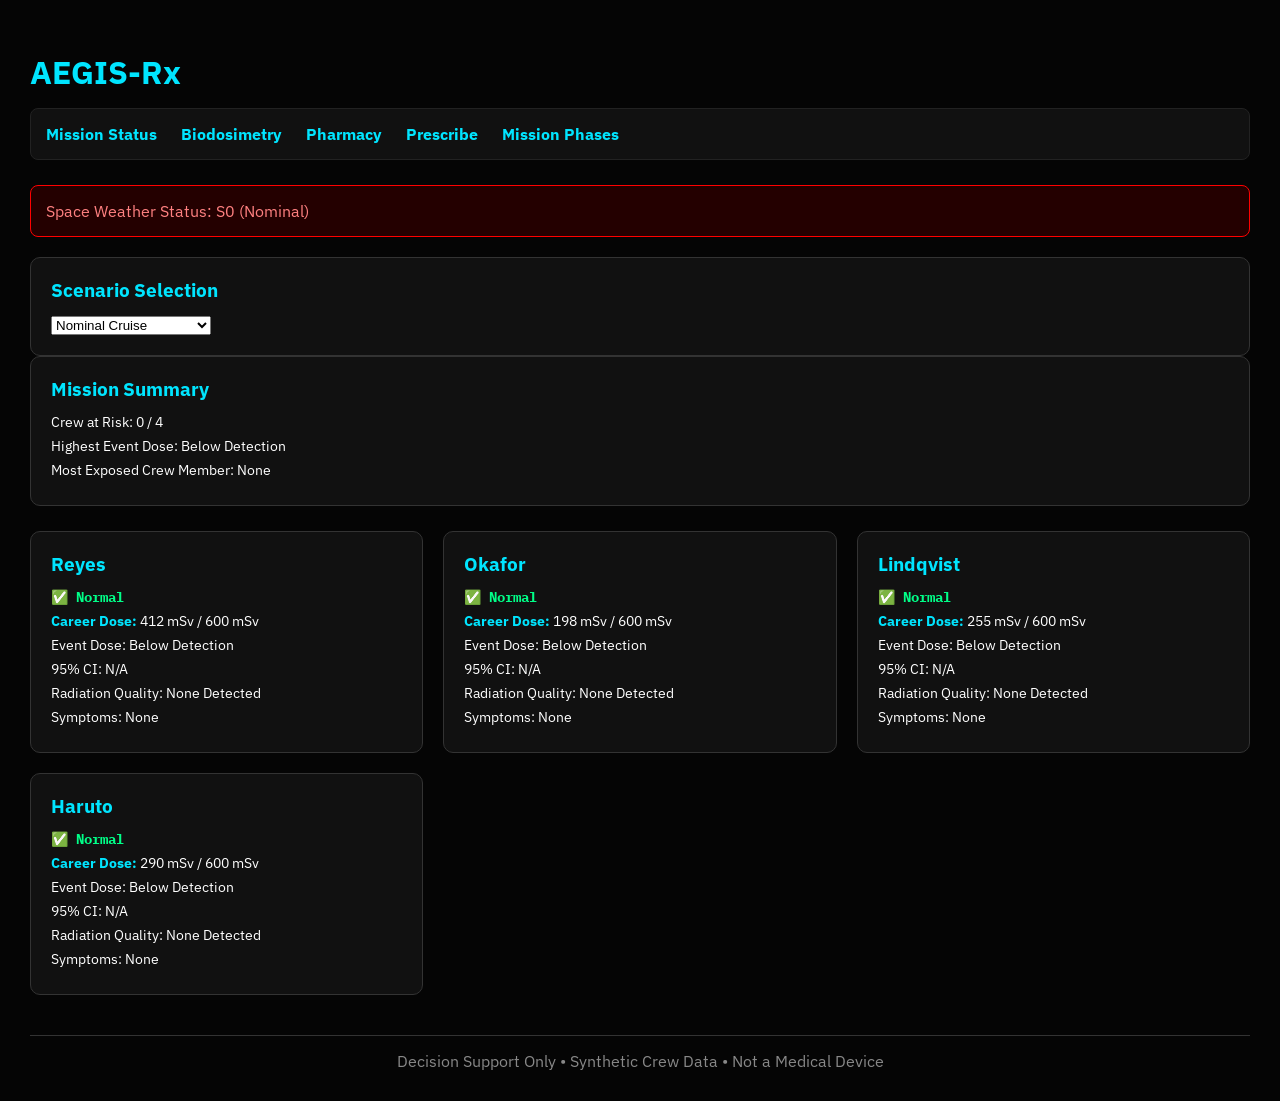
<file: index.html>
<!DOCTYPE html>
<html>
<head>
    <title>AEGIS-Rx Mission Status</title>
    <link rel="stylesheet" href="style.css">
    <link rel="preconnect" href="https://fonts.googleapis.com">
<link rel="preconnect" href="https://fonts.gstatic.com" crossorigin>
<link href="https://fonts.googleapis.com/css2?family=IBM+Plex+Sans:wght@300;400;500;600;700&display=swap" rel="stylesheet">
<link rel="preconnect" href="https://fonts.googleapis.com">
<link rel="preconnect" href="https://fonts.gstatic.com" crossorigin>
<link href="https://fonts.googleapis.com/css2?family=IBM+Plex+Mono:wght@400;500;600&family=IBM+Plex+Sans:wght@300;400;500;600;700&display=swap" rel="stylesheet">
</head>

<body>

<h1>AEGIS-Rx</h1>

<div class="navbar">
    <a href="index.html">Mission Status</a>
    <a href="biodosimetry.html">Biodosimetry</a>
    <a href="pharmacy.html">Pharmacy</a>
    <a href="prescribe.html">Prescribe</a>
    <a href="missionphases.html">Mission Phases</a>
</div>

<div class="alert" id="stormAlert">
    Space Weather Status: S0 (Nominal)
</div>

<div class="card">

    <h3>Scenario Selection</h3>

    <select id="scenario" onchange="changeScenario()">
        <option value="nominal">Nominal Cruise</option>
        <option value="s3">S3 Solar Particle Event</option>
        <option value="post48">Post-Event 48 Hours</option>
    </select>

</div>

<div class="card">
    <h3>Mission Summary</h3>

    <p id="missionRisk">Crew at Risk: 0 / 4</p>
    <p id="highestDose">Highest Event Dose: Below Detection</p>
    <p id="mostExposed">Most Exposed Crew Member: None</p>
</div>

<div class="crew-grid">

    <div class="card">
        <h3>Reyes</h3>

        <p id="reyesStatus" class="safe">✅ Normal</p>

        <p><strong>Career Dose:</strong> 412 mSv / 600 mSv</p>

        <p id="reyesDose">Event Dose: Below Detection</p>

        <p id="reyesCI">95% CI: N/A</p>

        <p id="reyesQuality">Radiation Quality: None Detected</p>

        <p id="reyesSymptoms">Symptoms: None</p>
    </div>

    <div class="card">
        <h3>Okafor</h3>

        <p id="okaforStatus" class="safe">✅ Normal</p>

        <p><strong>Career Dose:</strong> 198 mSv / 600 mSv</p>

        <p id="okaforDose">Event Dose: Below Detection</p>

        <p id="okaforCI">95% CI: N/A</p>

        <p id="okaforQuality">Radiation Quality: None Detected</p>

        <p id="okaforSymptoms">Symptoms: None</p>
    </div>

    <div class="card">
        <h3>Lindqvist</h3>

        <p id="lindqvistStatus" class="safe">✅ Normal</p>

        <p><strong>Career Dose:</strong> 255 mSv / 600 mSv</p>

        <p id="lindqvistDose">Event Dose: Below Detection</p>

        <p id="lindqvistCI">95% CI: N/A</p>

        <p id="lindqvistQuality">Radiation Quality: None Detected</p>

        <p id="lindqvistSymptoms">Symptoms: None</p>
    </div>

    <div class="card">
        <h3>Haruto</h3>

        <p id="harutoStatus" class="safe">✅ Normal</p>

        <p><strong>Career Dose:</strong> 290 mSv / 600 mSv</p>

        <p id="harutoDose">Event Dose: Below Detection</p>

        <p id="harutoCI">95% CI: N/A</p>

        <p id="harutoQuality">Radiation Quality: None Detected</p>

        <p id="harutoSymptoms">Symptoms: None</p>
    </div>

</div>

<footer>
Decision Support Only • Synthetic Crew Data • Not a Medical Device
</footer>

<script>

function changeScenario(){

    let scenario =
    document.getElementById("scenario").value;

    localStorage.setItem(
        "missionScenario",
        scenario
    );

    if(scenario === "nominal"){

        stormAlert.innerHTML =
        "Space Weather Status: S0 (Nominal)";

        missionRisk.innerHTML =
        "Crew at Risk: 0 / 4";

        highestDose.innerHTML =
        "Highest Event Dose: Below Detection";

        mostExposed.innerHTML =
        "Most Exposed Crew Member: None";

        reyesStatus.innerHTML = "✅ Normal";
        reyesDose.innerHTML = "Event Dose: Below Detection";
        reyesCI.innerHTML = "95% CI: N/A";
        reyesQuality.innerHTML =
        "Radiation Quality: None Detected";
        reyesSymptoms.innerHTML = "Symptoms: None";

        okaforStatus.innerHTML = "✅ Normal";
        okaforDose.innerHTML = "Event Dose: Below Detection";

        lindqvistStatus.innerHTML = "✅ Normal";
        lindqvistDose.innerHTML = "Event Dose: Below Detection";

        harutoStatus.innerHTML = "✅ Normal";
        harutoDose.innerHTML = "Event Dose: Below Detection";
    }

    else if(scenario === "s3"){

        stormAlert.innerHTML =
        "⚠ Space Weather Status: S3 Solar Particle Event";

        missionRisk.innerHTML =
        "Crew at Risk: 2 / 4";

        highestDose.innerHTML =
        "Highest Event Dose: 2.09 Gy";

        mostExposed.innerHTML =
        "Most Exposed Crew Member: Reyes";

        reyesStatus.innerHTML = "🚨 High Risk";
        reyesDose.innerHTML = "Event Dose: 2.09 Gy";
        reyesCI.innerHTML = "95% CI: 1.90 - 2.20 Gy";
        reyesQuality.innerHTML =
        "Radiation Quality: High LET Component";
        reyesSymptoms.innerHTML =
        "Symptoms: Nausea";

        okaforStatus.innerHTML = "✅ Protected";
        okaforDose.innerHTML = "Event Dose: < 0.5 Gy";

        lindqvistStatus.innerHTML = "✅ Protected";
        lindqvistDose.innerHTML = "Event Dose: < 0.5 Gy";

        harutoStatus.innerHTML = "⚠ Exposure Detected";
        harutoDose.innerHTML = "Event Dose: 0.55 Gy";
        harutoCI.innerHTML = "95% CI: 0.48 - 0.64 Gy";
        harutoQuality.innerHTML =
        "Radiation Quality: Proton Dominated";
        harutoSymptoms.innerHTML =
        "Symptoms: Mild Exposure";
    }

    else if(scenario === "post48"){

        stormAlert.innerHTML =
        "Post-Event 48 Hour Review";

        missionRisk.innerHTML =
        "Crew at Risk: 1 / 4";

        highestDose.innerHTML =
        "Highest Event Dose: 1.92 Gy";

        mostExposed.innerHTML =
        "Most Exposed Crew Member: Reyes";

        reyesStatus.innerHTML =
        "⚠ Recovery Monitoring";

        reyesDose.innerHTML =
        "Event Dose: 1.92 Gy";

        reyesCI.innerHTML =
        "95% CI: 1.80 - 2.05 Gy";

        reyesQuality.innerHTML =
        "Radiation Quality: High LET Component";

        reyesSymptoms.innerHTML =
        "Symptoms Improving";

        harutoStatus.innerHTML =
        "⚠ Observation";

        harutoDose.innerHTML =
        "Event Dose: 0.58 Gy";

        harutoSymptoms.innerHTML =
        "Symptoms Stable";
    }
}

window.onload = function(){

    let savedScenario =
    localStorage.getItem("missionScenario");

    if(savedScenario){
        document.getElementById("scenario").value =
        savedScenario;
    }

    changeScenario();
};

</script>

</body>
</html>
</file>
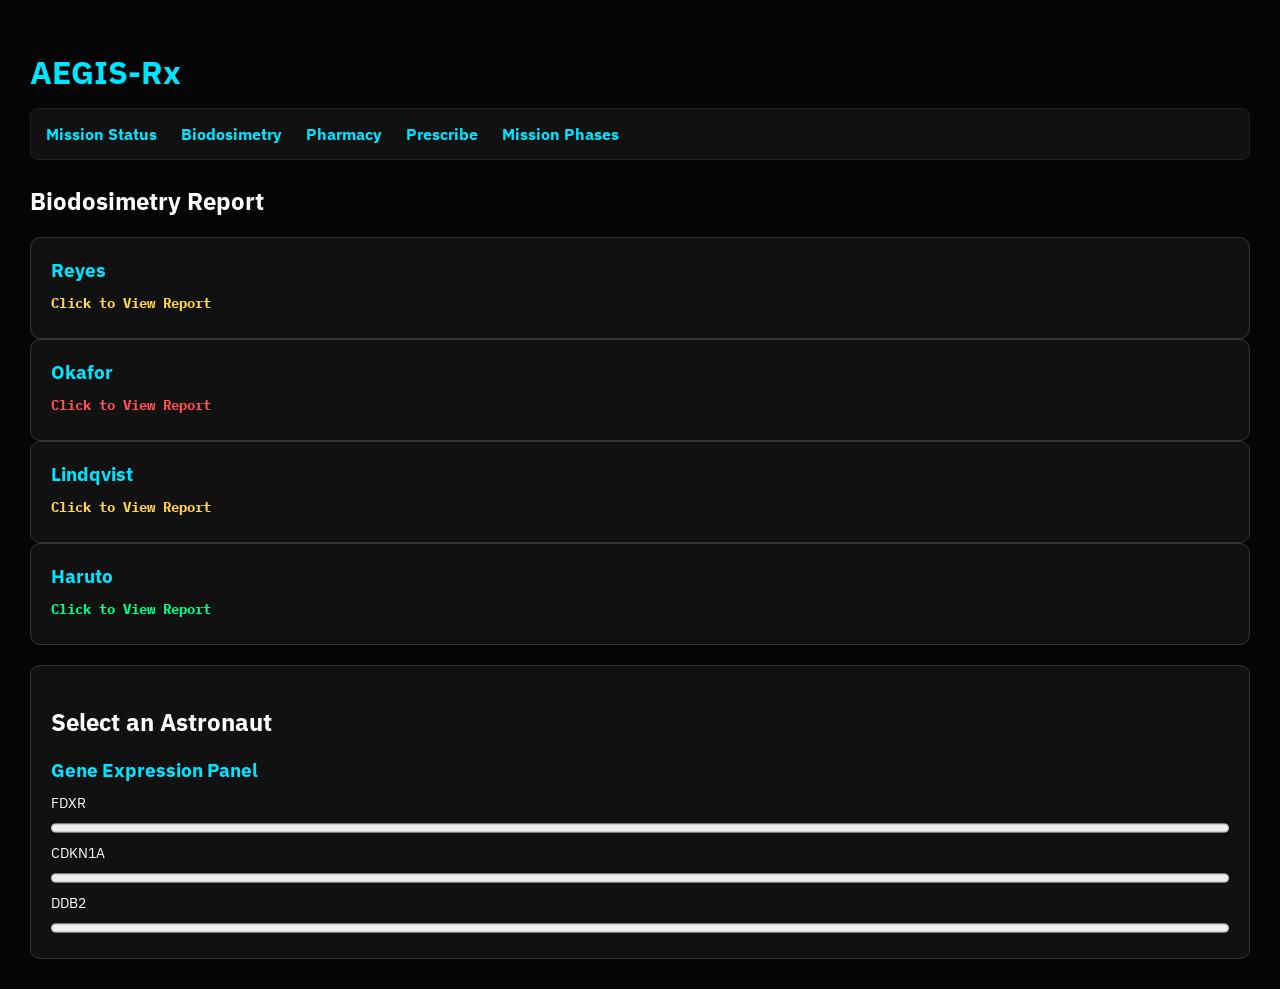
<file: biodosimetry.html>
<!DOCTYPE html>
<html>

<head>
    <title>AEGIS-Rx Biodosimetry</title>
    <link rel="stylesheet" href="style.css">
    <link rel="preconnect" href="https://fonts.googleapis.com">
<link rel="preconnect" href="https://fonts.gstatic.com" crossorigin>
<link href="https://fonts.googleapis.com/css2?family=IBM+Plex+Sans:wght@300;400;500;600;700&display=swap" rel="stylesheet">
<link rel="preconnect" href="https://fonts.googleapis.com">
<link rel="preconnect" href="https://fonts.gstatic.com" crossorigin>
<link href="https://fonts.googleapis.com/css2?family=IBM+Plex+Mono:wght@400;500;600&family=IBM+Plex+Sans:wght@300;400;500;600;700&display=swap" rel="stylesheet">
</head>

<body>

    <h1>AEGIS-Rx</h1>

    <div class="navbar">
        <a href="index.html">Mission Status</a>
        <a href="biodosimetry.html">Biodosimetry</a>
        <a href="pharmacy.html">Pharmacy</a>
        <a href="prescribe.html">Prescribe</a>
        <a href="missionphases.html">Mission Phases</a>
    </div>

    <h2>Biodosimetry Report</h2>

    <div class="card" onclick="showData('Reyes')">
        <h3>Reyes</h3>
        <p class="warning">Click to View Report</p>
    </div>

    <div class="card" onclick="showData('Okafor')">
        <h3> Okafor</h3>
        <p class="danger">Click to View Report</p>
    </div>

    <div class="card" onclick="showData('Lindqvist')">
        <h3>Lindqvist</h3>
        <p class="warning">Click to View Report</p>
    </div>

    <div class="card" onclick="showData('Haruto')">
        <h3>Haruto</h3>
        <p class="safe">Click to View Report</p>
    </div>

    <br>

    <div class="card" id="reportCard">

        <h2 id="astronautName">Select an Astronaut</h2>

        <p id="dose"></p>
        <p id="confidence"></p>
        <p id="quality"></p>
        <p id="status"></p>

        <h3>Gene Expression Panel</h3>

        <p>FDXR</p>
        <progress id="fdxr" value="0" max="100"></progress>

        <p>CDKN1A</p>
        <progress id="cdkn1a" value="0" max="100"></progress>

        <p>DDB2</p>
        <progress id="ddb2" value="0" max="100"></progress>

    </div>

    <script>

        function showData(person) {

    let scenario =
    localStorage.getItem("missionScenario");

    astronautName.innerHTML = person;

    if(person === "Reyes"){

        if(scenario === "nominal"){

            dose.innerHTML =
            "Estimated Radiation Dose: <0.5 Gy";

            confidence.innerHTML =
            "Confidence Interval: N/A";

            quality.innerHTML =
            "Radiation Quality: None Detected";

            status.innerHTML =
            "Status: Normal";

            fdxr.value = 10;
            cdkn1a.value = 10;
            ddb2.value = 10;
        }

        else if(scenario === "s3"){

            dose.innerHTML =
            "Estimated Radiation Dose: 2.09 Gy";

            confidence.innerHTML =
            "Confidence Interval: 1.90 - 2.20 Gy";

            quality.innerHTML =
            "Radiation Quality: High LET Component";

            status.innerHTML =
            "Status: High Risk";

            fdxr.value = 95;
            cdkn1a.value = 90;
            ddb2.value = 88;
        }

        else if(scenario === "post48"){

            dose.innerHTML =
            "Estimated Radiation Dose: 1.92 Gy";

            confidence.innerHTML =
            "Confidence Interval: 1.80 - 2.05 Gy";

            quality.innerHTML =
            "Radiation Quality: High LET Component";

            status.innerHTML =
            "Status: Recovery Monitoring";

            fdxr.value = 80;
            cdkn1a.value = 76;
            ddb2.value = 72;
        }
    }

    else if(person === "Okafor"){

        dose.innerHTML =
        "Estimated Radiation Dose: <0.5 Gy";

        confidence.innerHTML =
        "Confidence Interval: N/A";

        quality.innerHTML =
        "Radiation Quality: None Detected";

        status.innerHTML =
        "Status: Protected";

        fdxr.value = 15;
        cdkn1a.value = 12;
        ddb2.value = 10;
    }

    else if(person === "Lindqvist"){

        dose.innerHTML =
        "Estimated Radiation Dose: <0.5 Gy";

        confidence.innerHTML =
        "Confidence Interval: N/A";

        quality.innerHTML =
        "Radiation Quality: None Detected";

        status.innerHTML =
        "Status: Protected";

        fdxr.value = 14;
        cdkn1a.value = 11;
        ddb2.value = 9;
    }

    else if(person === "Haruto"){

        if(scenario === "nominal"){

            dose.innerHTML =
            "Estimated Radiation Dose: <0.5 Gy";

            confidence.innerHTML =
            "Confidence Interval: N/A";

            quality.innerHTML =
            "Radiation Quality: None Detected";

            status.innerHTML =
            "Status: Normal";

            fdxr.value = 10;
            cdkn1a.value = 10;
            ddb2.value = 10;
        }

        else if(scenario === "s3"){

            dose.innerHTML =
            "Estimated Radiation Dose: 0.55 Gy";

            confidence.innerHTML =
            "Confidence Interval: 0.48 - 0.64 Gy";

            quality.innerHTML =
            "Radiation Quality: Proton Dominated";

            status.innerHTML =
            "Status: Exposure Detected";

            fdxr.value = 35;
            cdkn1a.value = 30;
            ddb2.value = 25;
        }

        else if(scenario === "post48"){

            dose.innerHTML =
            "Estimated Radiation Dose: 0.58 Gy";

            confidence.innerHTML =
            "Confidence Interval: 0.50 - 0.66 Gy";

            quality.innerHTML =
            "Radiation Quality: Proton Dominated";

            status.innerHTML =
            "Status: Observation";

            fdxr.value = 28;
            cdkn1a.value = 26;
            ddb2.value = 24;
        }
    }

    document.getElementById("reportCard")
    .scrollIntoView({
        behavior:"smooth"
    });
}
        

    </script>
<script>

let scenario =
localStorage.getItem("missionScenario");

if(scenario === "s3"){

    // Reyes = 2.09 Gy
    // Haruto = 0.55 Gy
}

else if(scenario === "post72"){

    // Reyes = 1.92 Gy
    // Haruto = 0.58 Gy
}

else{

    // Nominal values
}

</script>
</body>

</html>
</file>
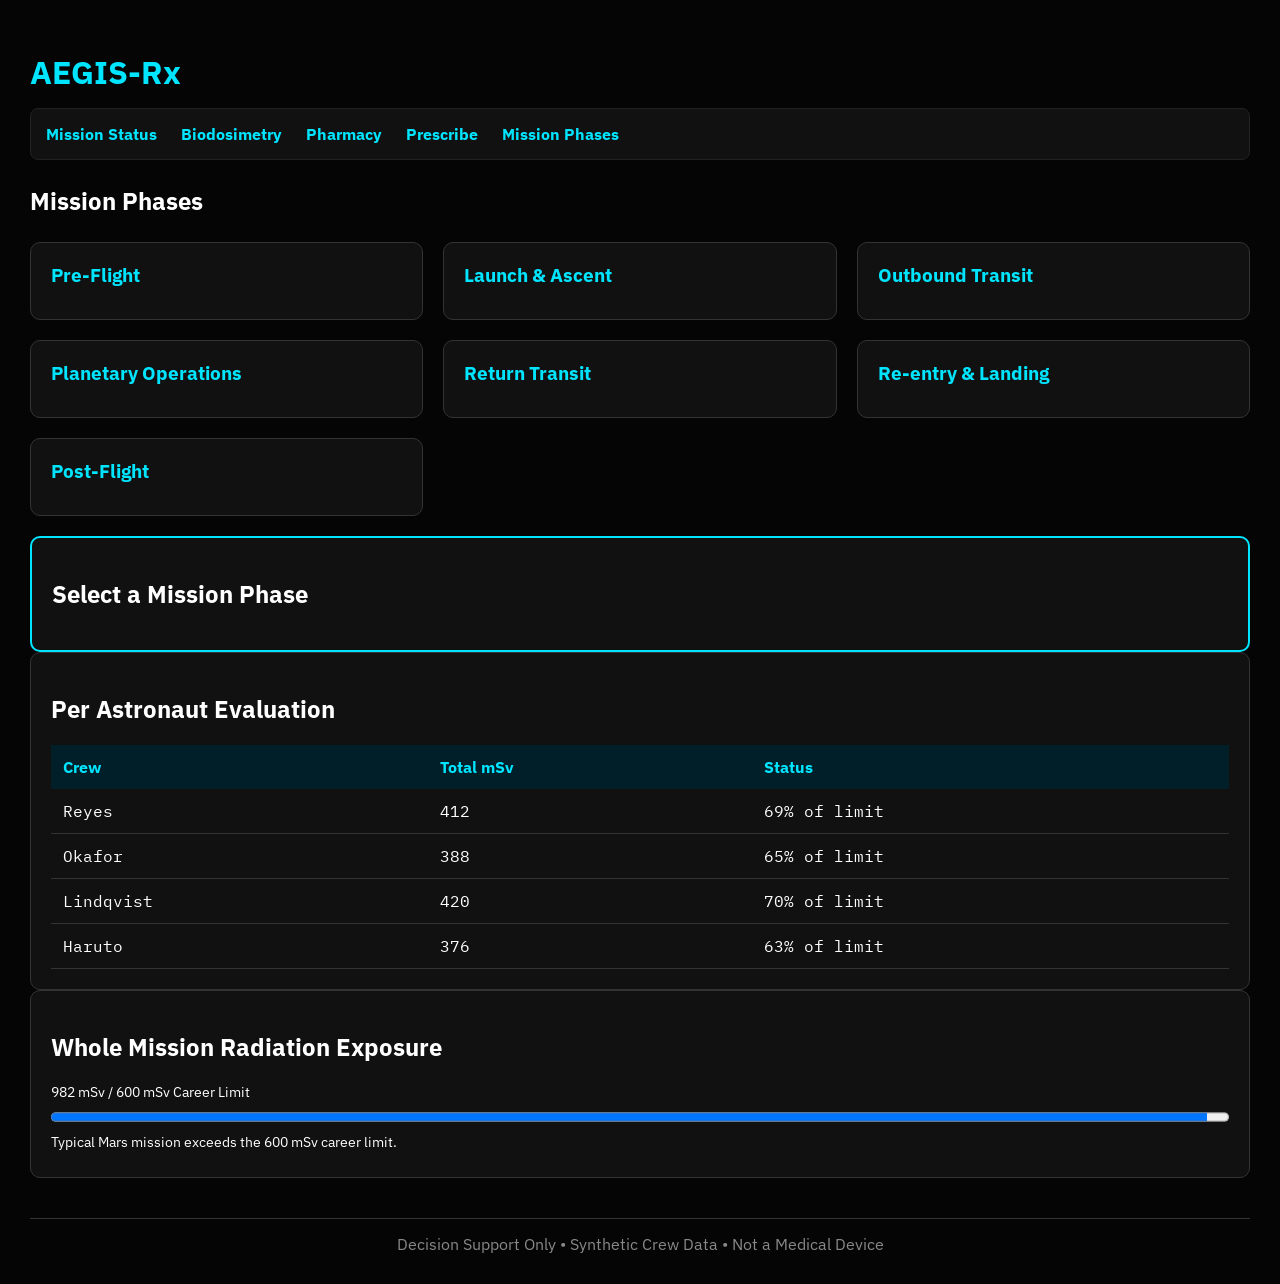
<file: missionphases.html>
<!DOCTYPE html>
<html>

<head>
    <title>Mission Phases</title>
    <link rel="stylesheet" href="style.css">
    <link rel="preconnect" href="https://fonts.googleapis.com">
<link rel="preconnect" href="https://fonts.gstatic.com" crossorigin>
<link href="https://fonts.googleapis.com/css2?family=IBM+Plex+Sans:wght@300;400;500;600;700&display=swap" rel="stylesheet">
<link rel="preconnect" href="https://fonts.googleapis.com">
<link rel="preconnect" href="https://fonts.gstatic.com" crossorigin>
<link href="https://fonts.googleapis.com/css2?family=IBM+Plex+Mono:wght@400;500;600&family=IBM+Plex+Sans:wght@300;400;500;600;700&display=swap" rel="stylesheet">
</head>

<body>

<h1>AEGIS-Rx</h1>

<div class="navbar">
    <a href="index.html">Mission Status</a>
    <a href="biodosimetry.html">Biodosimetry</a>
    <a href="pharmacy.html">Pharmacy</a>
    <a href="prescribe.html">Prescribe</a>
    <a href="missionphases.html">Mission Phases</a>
</div>

<h2>Mission Phases</h2>

<div class="crew-grid">

    <div class="card" onclick="showPhase('preflight')">
        <h3>Pre-Flight</h3>
    </div>

    <div class="card" onclick="showPhase('launch')">
        <h3>Launch & Ascent</h3>
    </div>

    <div class="card" onclick="showPhase('outbound')">
        <h3>Outbound Transit</h3>
    </div>

    <div class="card" onclick="showPhase('planetary')">
        <h3>Planetary Operations</h3>
    </div>

    <div class="card" onclick="showPhase('return')">
        <h3>Return Transit</h3>
    </div>

    <div class="card" onclick="showPhase('landing')">
        <h3>Re-entry & Landing</h3>
    </div>

    <div class="card" onclick="showPhase('postflight')">
        <h3>Post-Flight</h3>
    </div>

</div>

<div class="card report-card" id="phaseReport">

    <h2 id="phaseTitle">
        Select a Mission Phase
    </h2>

    <p id="phaseDose"></p>

    <p id="phaseRisk"></p>

    <p id="phaseAction"></p>

</div>

<div class="card">

    <h2>Per Astronaut Evaluation</h2>

    <table class="profile-table">

        <tr>
            <th>Crew</th>
            <th>Total mSv</th>
            <th>Status</th>
        </tr>

        <tr>
            <td>Reyes</td>
            <td id="reyesTotal">412</td>
            <td id="reyesStatus">69% of limit</td>
        </tr>

        <tr>
            <td>Okafor</td>
            <td id="okaforTotal">388</td>
            <td id="okaforStatus">65% of limit</td>
        </tr>

        <tr>
            <td>Lindqvist</td>
            <td id="lindqvistTotal">420</td>
            <td id="lindqvistStatus">70% of limit</td>
        </tr>

        <tr>
            <td>Haruto</td>
            <td id="harutoTotal">376</td>
            <td id="harutoStatus">63% of limit</td>
        </tr>

    </table>

</div>

<div class="card">

    <h2>Whole Mission Radiation Exposure</h2>

    <p id="missionDoseText">
        982 mSv / 600 mSv Career Limit
    </p>

    <progress value="982" max="1000"></progress>

    <p>
        Typical Mars mission exceeds the 600 mSv career limit.
    </p>

</div>

<footer>
    Decision Support Only • Synthetic Crew Data • Not a Medical Device
</footer>

<script>

function showPhase(phase){

    if(phase === "preflight"){

        phaseTitle.innerHTML = "Pre-Flight";

        phaseDose.innerHTML =
        "Dose Rate: 0.0066 mSv/day (Earth background)";

        phaseRisk.innerHTML =
        "Main Risks: None";

        phaseAction.innerHTML =
        "AEGIS-Rx performs genotyping, baseline blood panels and health profile setup.";
    }

    else if(phase === "launch"){

        phaseTitle.innerHTML =
        "Launch & Ascent";

        phaseDose.innerHTML =
        "Radiation not measured";

        phaseRisk.innerHTML =
        "Main Risks: Motion sickness, g-forces, Van Allen belt crossing";

        phaseAction.innerHTML =
        "Motion-sickness medication screened using genotype.";
    }

    else if(phase === "outbound"){

        phaseTitle.innerHTML =
        "Outbound Transit";

        phaseDose.innerHTML =
        "Phase Dose: 331 mSv";

        phaseRisk.innerHTML =
        "Main Risks: Solar storms, bone loss, fluid shift";

        phaseAction.innerHTML =
        "Dose tracking, sleep-aid checks and blood-panel review.";
    }

    else if(phase === "planetary"){

        phaseTitle.innerHTML =
        "Planetary Operations";

        phaseDose.innerHTML =
        "Phase Dose: 320 mSv";

        phaseRisk.innerHTML =
        "Main Risks: EVA exposure, dust and partial gravity";

        phaseAction.innerHTML =
        "Career-dose tracking and EVA planning.";
    }

    else if(phase === "return"){

        phaseTitle.innerHTML =
        "Return Transit";

        phaseDose.innerHTML =
        "Phase Dose: 331 mSv";

        phaseRisk.innerHTML =
        "Main Risks: Fatigue and old drug inventory";

        phaseAction.innerHTML =
        "Medication potency checks and cumulative dose review.";
    }

    else if(phase === "landing"){

        phaseTitle.innerHTML =
        "Re-entry & Landing";

        phaseDose.innerHTML =
        "Radiation exposure effectively complete";

        phaseRisk.innerHTML =
        "Main Risks: Dizziness, balance issues, nausea";

        phaseAction.innerHTML =
        "Pre-landing medication review.";
    }

    else if(phase === "postflight"){

        phaseTitle.innerHTML =
        "Post-Flight";

        phaseDose.innerHTML =
        "Earth background levels";

        phaseRisk.innerHTML =
        "Main Risks: Readaptation and cancer risk";

        phaseAction.innerHTML =
        "Blood monitoring and long-term screening.";
    }

    document.getElementById("phaseReport")
    .scrollIntoView({
        behavior:"smooth"
    });
}

</script>

</body>

</html>
</file>
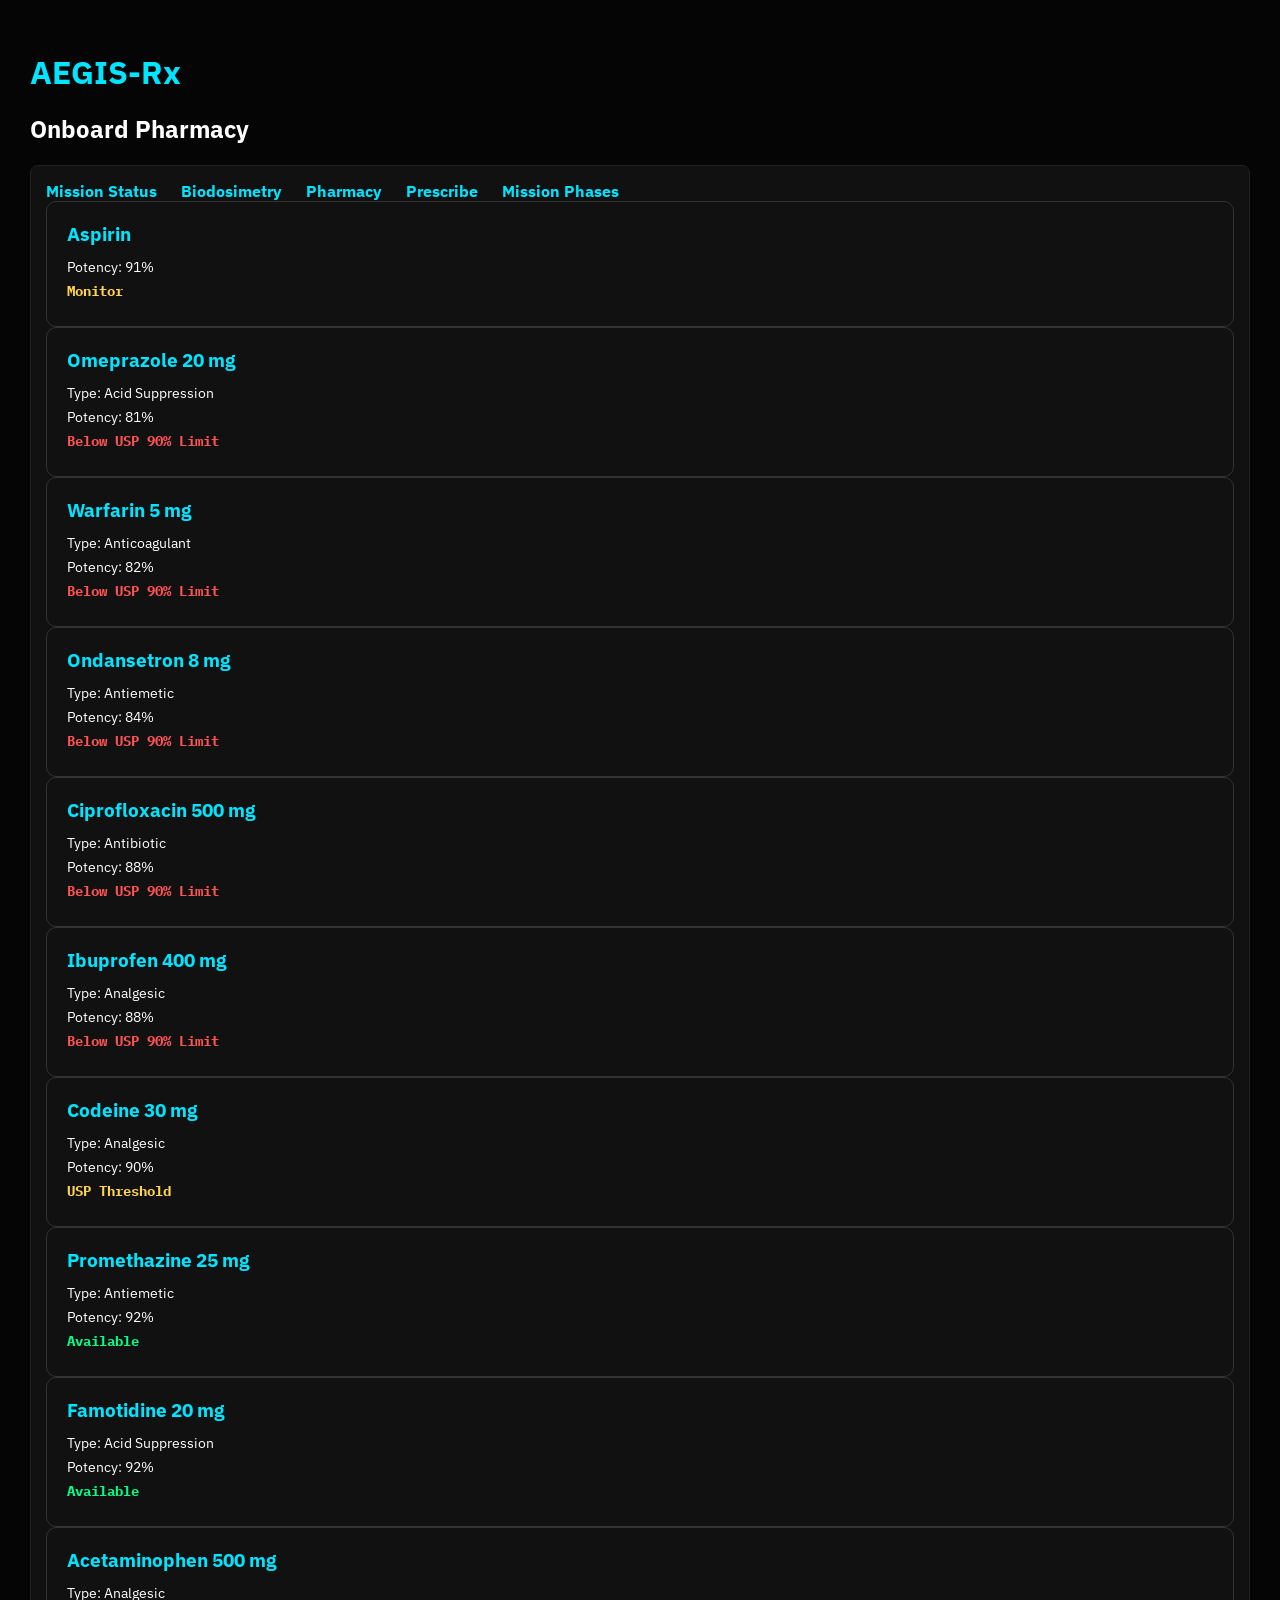
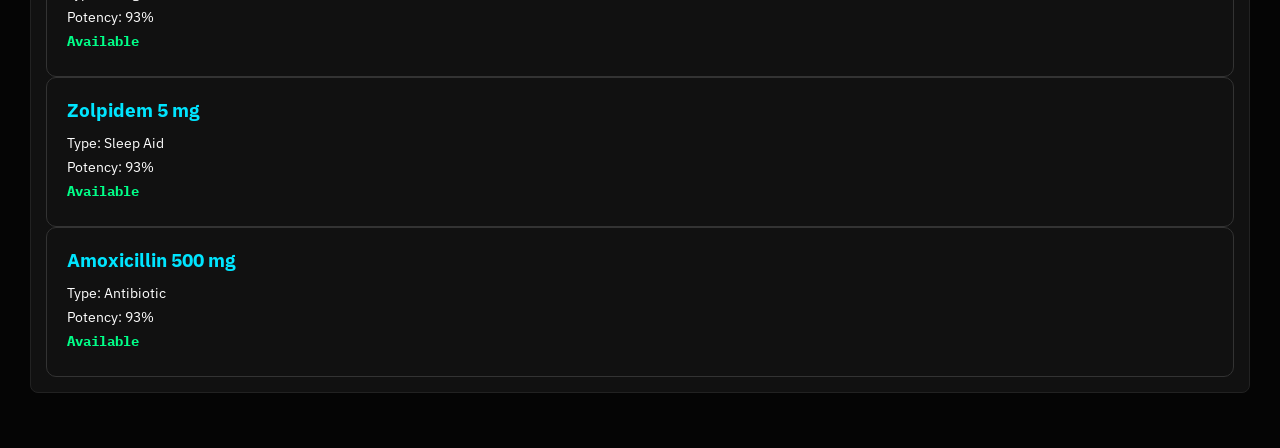
<file: pharmacy.html>
<!DOCTYPE html>
<html>

<head>
    <title>Pharmacy </title>
    <link rel="stylesheet" href="style.css">
    <link rel="preconnect" href="https://fonts.googleapis.com">
<link rel="preconnect" href="https://fonts.gstatic.com" crossorigin>
<link href="https://fonts.googleapis.com/css2?family=IBM+Plex+Sans:wght@300;400;500;600;700&display=swap" rel="stylesheet">
<link rel="preconnect" href="https://fonts.googleapis.com">
<link rel="preconnect" href="https://fonts.gstatic.com" crossorigin>
<link href="https://fonts.googleapis.com/css2?family=IBM+Plex+Mono:wght@400;500;600&family=IBM+Plex+Sans:wght@300;400;500;600;700&display=swap" rel="stylesheet">
</head>
<body>
    <h1>AEGIS-Rx</h1>
    <h2>Onboard Pharmacy</h2>
    <div class="navbar">
    <a href="index.html">Mission Status</a>
    <a href="biodosimetry.html">Biodosimetry</a>
    <a href="pharmacy.html">Pharmacy</a>
    <a href="prescribe.html">Prescribe</a>
    <a href="missionphases.html">Mission Phases</a>
    <div class="card">
        <h3>Aspirin</h3>
        <p>Potency: 91%</p>
        <p class="warning">Monitor</p>
    </div>
    <div class="card">
    <h3>Omeprazole 20 mg</h3>
    <p>Type: Acid Suppression</p>
    <p>Potency: 81%</p>
    <p class="danger">Below USP 90% Limit</p>
</div>

<div class="card">
    <h3>Warfarin 5 mg</h3>
    <p>Type: Anticoagulant</p>
    <p>Potency: 82%</p>
    <p class="danger">Below USP 90% Limit</p>
</div>

<div class="card">
    <h3>Ondansetron 8 mg</h3>
    <p>Type: Antiemetic</p>
    <p>Potency: 84%</p>
    <p class="danger">Below USP 90% Limit</p>
</div>

<div class="card">
    <h3>Ciprofloxacin 500 mg</h3>
    <p>Type: Antibiotic</p>
    <p>Potency: 88%</p>
    <p class="danger">Below USP 90% Limit</p>
</div>

<div class="card">
    <h3>Ibuprofen 400 mg</h3>
    <p>Type: Analgesic</p>
    <p>Potency: 88%</p>
    <p class="danger">Below USP 90% Limit</p>
</div>

<div class="card">
    <h3>Codeine 30 mg</h3>
    <p>Type: Analgesic</p>
    <p>Potency: 90%</p>
    <p class="warning">USP Threshold</p>
</div>

<div class="card">
    <h3>Promethazine 25 mg</h3>
    <p>Type: Antiemetic</p>
    <p>Potency: 92%</p>
    <p class="safe">Available</p>
</div>

<div class="card">
    <h3>Famotidine 20 mg</h3>
    <p>Type: Acid Suppression</p>
    <p>Potency: 92%</p>
    <p class="safe">Available</p>
</div>

<div class="card">
    <h3>Acetaminophen 500 mg</h3>
    <p>Type: Analgesic</p>
    <p>Potency: 93%</p>
    <p class="safe">Available</p>
</div>

<div class="card">
    <h3>Zolpidem 5 mg</h3>
    <p>Type: Sleep Aid</p>
    <p>Potency: 93%</p>
    <p class="safe">Available</p>
</div>

<div class="card">
    <h3>Amoxicillin 500 mg</h3>
    <p>Type: Antibiotic</p>
    <p>Potency: 93%</p>
    <p class="safe">Available</p>
</div>
</body>
</html>
</file>
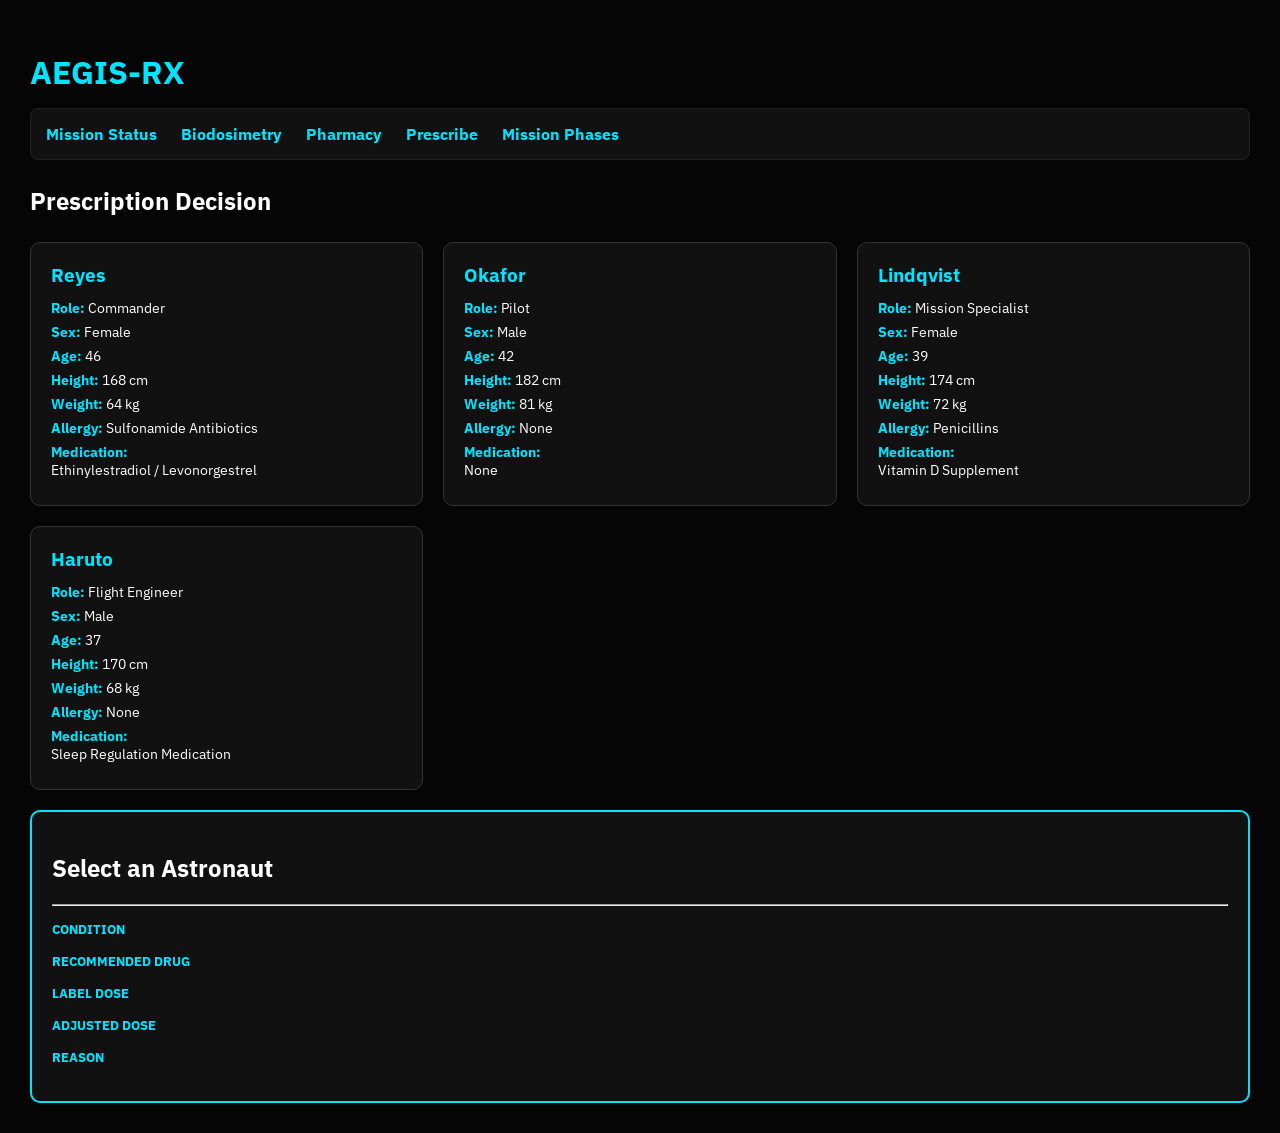
<file: prescribe.html>
<!DOCTYPE html>
<html>

<head>
    <title>Prescribe</title>
    <link rel="stylesheet" href="style.css">
    <link rel="preconnect" href="https://fonts.googleapis.com">
<link rel="preconnect" href="https://fonts.gstatic.com" crossorigin>
<link href="https://fonts.googleapis.com/css2?family=IBM+Plex+Sans:wght@300;400;500;600;700&display=swap" rel="stylesheet">
<link rel="preconnect" href="https://fonts.googleapis.com">
<link rel="preconnect" href="https://fonts.gstatic.com" crossorigin>
<link href="https://fonts.googleapis.com/css2?family=IBM+Plex+Mono:wght@400;500;600&family=IBM+Plex+Sans:wght@300;400;500;600;700&display=swap" rel="stylesheet">
</head>

<body>

    <h1>AEGIS-RX</h1>

    <div class="navbar">
        <a href="index.html">Mission Status</a>
        <a href="biodosimetry.html">Biodosimetry</a>
        <a href="pharmacy.html">Pharmacy</a>
        <a href="prescribe.html">Prescribe</a>
        <a href="missionphases.html">Mission Phases</a>
    </div>

    <h2>Prescription Decision</h2>

    <div class="crew-grid">

        <div class="card" onclick="showPrescription('reyes')">
            <h3>Reyes</h3>

            <p><strong>Role:</strong> Commander</p>
            <p><strong>Sex:</strong> Female</p>
            <p><strong>Age:</strong> 46</p>
            <p><strong>Height:</strong> 168 cm</p>
            <p><strong>Weight:</strong> 64 kg</p>

            <p><strong>Allergy:</strong> Sulfonamide Antibiotics</p>

            <p><strong>Medication:</strong><br>
            Ethinylestradiol / Levonorgestrel
            </p>
        </div>

        <div class="card" onclick="showPrescription('okafor')">
            <h3>Okafor</h3>

            <p><strong>Role:</strong> Pilot</p>
            <p><strong>Sex:</strong> Male</p>
            <p><strong>Age:</strong> 42</p>
            <p><strong>Height:</strong> 182 cm</p>
            <p><strong>Weight:</strong> 81 kg</p>

            <p><strong>Allergy:</strong> None</p>

            <p><strong>Medication:</strong><br>
            None
            </p>
        </div>

        <div class="card" onclick="showPrescription('lindqvist')">
            <h3>Lindqvist</h3>

            <p><strong>Role:</strong> Mission Specialist</p>
            <p><strong>Sex:</strong> Female</p>
            <p><strong>Age:</strong> 39</p>
            <p><strong>Height:</strong> 174 cm</p>
            <p><strong>Weight:</strong> 72 kg</p>

            <p><strong>Allergy:</strong> Penicillins</p>

            <p><strong>Medication:</strong><br>
            Vitamin D Supplement
            </p>
        </div>

        <div class="card" onclick="showPrescription('haruto')">
            <h3>Haruto</h3>

            <p><strong>Role:</strong> Flight Engineer</p>
            <p><strong>Sex:</strong> Male</p>
            <p><strong>Age:</strong> 37</p>
            <p><strong>Height:</strong> 170 cm</p>
            <p><strong>Weight:</strong> 68 kg</p>

            <p><strong>Allergy:</strong> None</p>

            <p><strong>Medication:</strong><br>
            Sleep Regulation Medication
            </p>
        </div>

    </div>

    <div class="card report-card" id="reportCard">

        <h2 id="astronaut">
            Select an Astronaut
        </h2>

        <p id="missionStatus"
           class="status-pill"
           style="display:none;">
        </p>

        <hr>

        <div class="report-row">
            <span>Condition</span>
            <p id="condition"></p>
        </div>

        <div class="report-row">
            <span>Recommended Drug</span>
            <p id="drug"></p>
        </div>

        <div class="report-row">
            <span>Label Dose</span>
            <p id="labelDose"></p>
        </div>

        <div class="report-row">
            <span>Adjusted Dose</span>
            <p id="correctedDose"></p>
        </div>

        <div class="report-row">
            <span>Reason</span>
            <p id="reason"></p>
        </div>

    </div>

<script>

function showPrescription(person){

    document.getElementById("missionStatus")
    .style.display = "inline-block";

    let scenario =
    localStorage.getItem("missionScenario");

    if(person === "reyes"){

        astronaut.innerHTML = "Reyes";

        if(scenario === "nominal"){

            missionStatus.innerHTML = "✅ NORMAL";

            condition.innerHTML =
            "No Treatment Required";

            drug.innerHTML =
            "Continue Monitoring";

            labelDose.innerHTML = "-";
            correctedDose.innerHTML = "-";

            reason.innerHTML =
            "No significant radiation exposure detected.";
        }

        else if(scenario === "s3"){

            missionStatus.innerHTML =
            "🚨 HIGH RISK";

            condition.innerHTML =
            "Radiation Nausea";

            drug.innerHTML =
            "Promethazine";

            labelDose.innerHTML =
            "25 mg";

            correctedDose.innerHTML =
            "25.2 mg";

            reason.innerHTML =
            "2.09 Gy biodosimetry estimate. Symptomatic exposure detected.";
        }

        else if(scenario === "post48"){

            missionStatus.innerHTML =
            "⚠ RECOVERY MONITORING";

            condition.innerHTML =
            "Recovery Monitoring";

            drug.innerHTML =
            "Continue Observation";

            labelDose.innerHTML = "-";

            correctedDose.innerHTML = "-";

            reason.innerHTML =
            "Dose estimate 1.92 Gy. Symptoms improving.";
        }
    }

    else if(person === "okafor"){

        astronaut.innerHTML = "Okafor";

        missionStatus.innerHTML =
        "✅ PROTECTED";

        condition.innerHTML =
        "No Treatment Required";

        drug.innerHTML =
        "Continue Monitoring";

        labelDose.innerHTML = "-";

        correctedDose.innerHTML = "-";

        reason.innerHTML =
        "Protected in storm shelter. Dose remains below detection threshold.";
    }

    else if(person === "lindqvist"){

        astronaut.innerHTML = "Lindqvist";

        missionStatus.innerHTML =
        "✅ PROTECTED";

        condition.innerHTML =
        "No Treatment Required";

        drug.innerHTML =
        "Continue Monitoring";

        labelDose.innerHTML = "-";

        correctedDose.innerHTML = "-";

        reason.innerHTML =
        "Protected in storm shelter. No concerning biomarkers detected.";
    }

    else if(person === "haruto"){

        astronaut.innerHTML = "Haruto";

        if(scenario === "nominal"){

            missionStatus.innerHTML =
            "✅ NORMAL";

            condition.innerHTML =
            "No Treatment Required";

            drug.innerHTML =
            "Continue Monitoring";

            labelDose.innerHTML = "-";

            correctedDose.innerHTML = "-";

            reason.innerHTML =
            "No abnormal findings.";
        }

        else if(
            scenario === "s3" ||
            scenario === "post48"
        ){

            missionStatus.innerHTML =
            "⚠ OBSERVATION";

            condition.innerHTML =
            "Mild Radiation Exposure";

            drug.innerHTML =
            "Observation Only";

            labelDose.innerHTML = "-";

            correctedDose.innerHTML = "-";

            reason.innerHTML =
            "Low-level exposure detected. Repeat panel if symptoms develop.";
        }
    }

    document.getElementById("reportCard")
    .scrollIntoView({
        behavior: "smooth"
    });

}

</script>

</body>

</html>
</file>
<file: style.css>
html{
    scroll-behavior:smooth;
}

body{
    background:#050505;
    color:white;
    font-family:"IBM Plex Sans", sans-serif;
    padding:30px;
    margin:0;
}

.value,
.safe,
.warning,
.danger,
.status-pill {
    font-family: "IBM Plex Mono", monospace;
    font-variant-numeric: tabular-nums;
}

.profile-table td {
    padding: 12px;
    border-bottom: 1px solid #333;
    font-family: "IBM Plex Mono", monospace;
    font-variant-numeric: tabular-nums;
}

h1{
    color:#00e5ff;
    margin-bottom:15px;
}

h2{
    color:white;
}

h3{
    color:#00e5ff;
}

.navbar{
    background:#111;
    border:1px solid #222;
    border-radius:8px;
    padding:15px;
    margin-bottom:25px;
}

.navbar a{
    color:#00e5ff;
    text-decoration:none;
    margin-right:20px;
    font-weight:bold;
}

.navbar a:hover{
    color:white;
}

.alert{
    background:#240000;
    border:1px solid red;
    color:#ff8080;
    padding:15px;
    border-radius:8px;
    margin-bottom:20px;
}

.crew-grid{
    display:grid;
    grid-template-columns:repeat(auto-fit,minmax(320px,1fr));
    gap:20px;
    margin-top:25px;
}

.card{
    background:#111;
    border:1px solid #333;
    border-radius:10px;
    padding:20px;
    transition:0.3s;
}

.card:hover{
    border-color:#00e5ff;
    transform:translateY(-3px);
}

.card p{
    margin:8px 0;
}

.card strong{
    color:#00e5ff;
}

.safe{
    color:#00ff88;
    font-weight:bold;
}

.warning{
    color:#ffd54f;
    font-weight:bold;
}

.danger{
    color:#ff5252;
    font-weight:bold;
}

.report-card{
    border:2px solid #00e5ff;
    margin-top:20px;
}

.report-row{
    margin:15px 0;
}

.report-row span{
    display:block;
    color:#00e5ff;
    font-size:13px;
    text-transform:uppercase;
    font-weight:bold;
    margin-bottom:5px;
}

.status-pill{
    display:inline-block;
    background:#1a1a1a;
    color:#00e5ff;
    padding:8px 15px;
    border-radius:20px;
    font-weight:bold;
    margin-bottom:15px;
}

.profile-table{
    width:100%;
    border-collapse:collapse;
}

.profile-table th{
    background:#001f29;
    color:#00e5ff;
    padding:12px;
    text-align:left;
}

.profile-table td{
    padding:12px;
    border-bottom:1px solid #333;
}

.profile-table tr:hover{
    background:#181818;
}

progress{
    width:100%;
    height:18px;
}

footer{
    margin-top:40px;
    padding-top:15px;
    border-top:1px solid #333;
    color:#888;
    text-align:center;
}
.card h3{
    margin-top:0;
    margin-bottom:12px;
}

.card p{
    margin:6px 0;
    font-size:14px;
}
</file>
